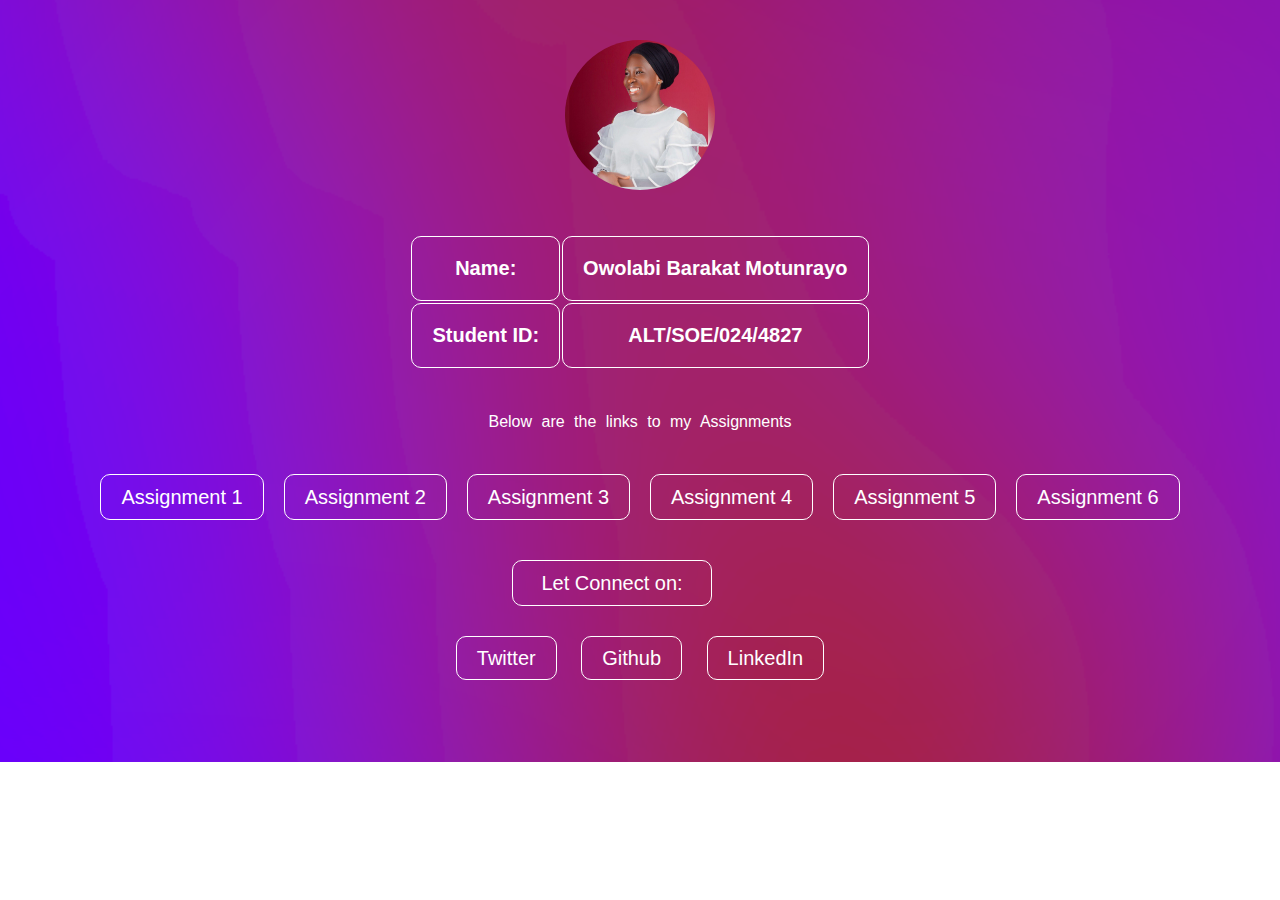
<file: Index.html>
<!DOCTYPE html>
<html lang="en">
<head>
    <meta charset="UTF-8">
    <meta name="viewport" content="width=device-width, initial-scale=1.0">
    <title>CSS ASSIGNMENT LINK</title>
    <link rel="stylesheet" href="./style.css">
</head>
<body>
    <img src="./image/Barakat portrait.jpg">
    <table>
        <tr>
            <td>Name:</td>
            <td>Owolabi Barakat Motunrayo</td>
        </tr>
        <tr>
            <td>Student ID:</td>
            <td>ALT/SOE/024/4827</td>
    </table>
    <P>Below are the links to my Assignments</P>
    <nav>
        <a href="./Assignment 1/">Assignment 1</a>
        <a href="./Assignment 2/">Assignment 2</a>
        <a href="./Assignment 3/">Assignment 3</a>
        <a href="./Assignment 4/">Assignment 4</a>
        <a href="./Assignment 5/">Assignment 5</a>
        <a href="./Assignment 6/">Assignment 6</a>
    </nav>
    <h4> Let Connect on:
    </h4>
    <a href="https://x.com/thelady_moh?s=21">Twitter</a>
        <a href="https://github.com/Motunz">Github</a>
        <a href="https://www.linkedin.com/in/owolabi-barakat">LinkedIn</a>
</body>
</html>
</file>
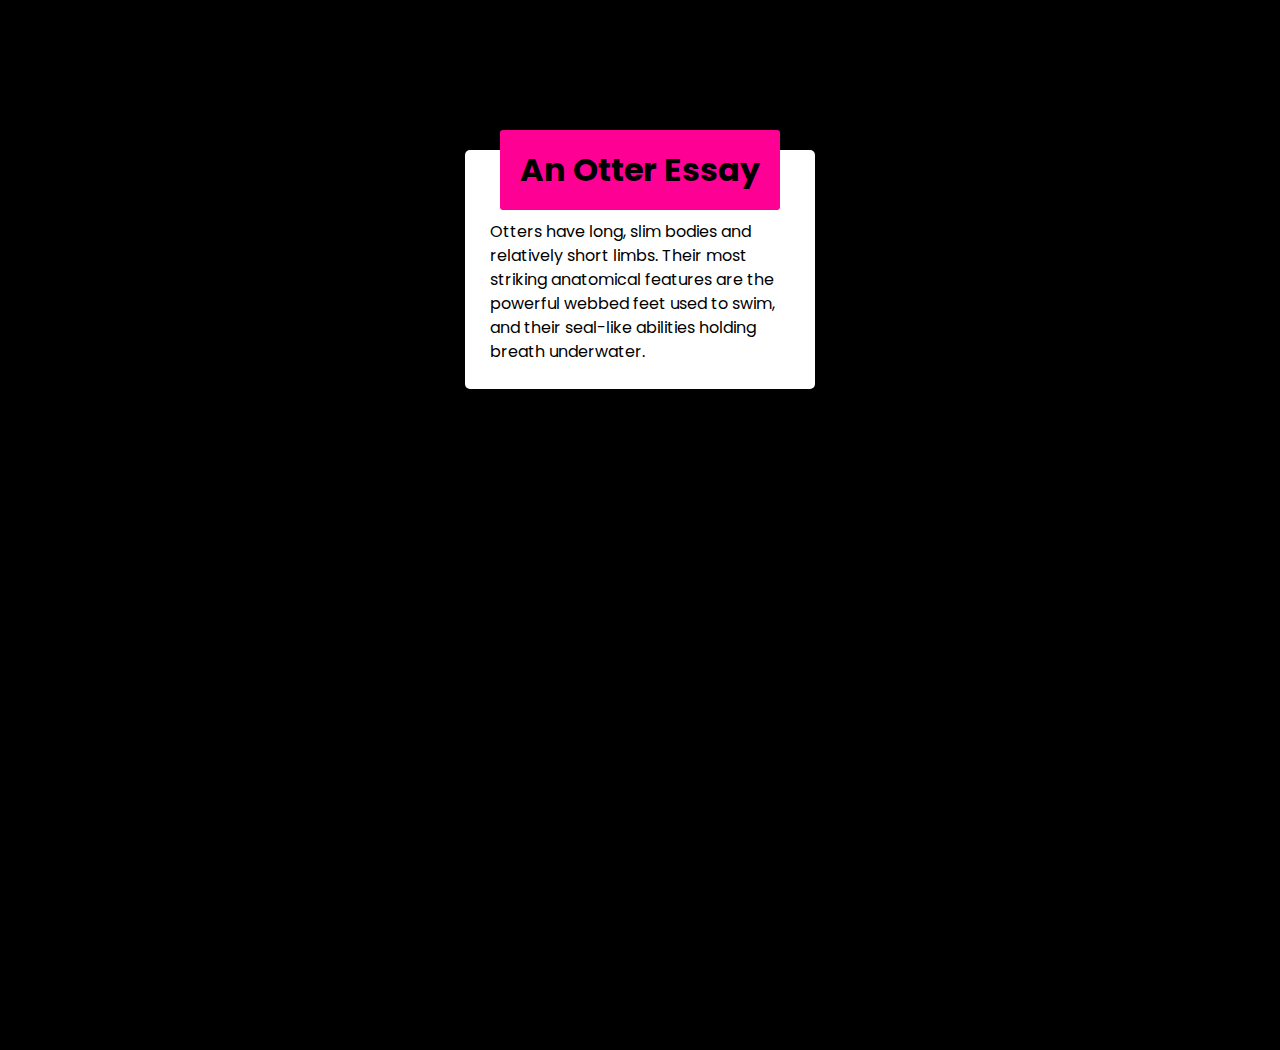
<file: Assignment 1/index.html>
<!DOCTYPE html>
<html lang="en">
<head>
    <meta charset="UTF-8">
    <meta name="viewport" content="width=device-width, initial-scale=1.0">
    <title>Otter Essay</title>
    <link rel="stylesheet" href="./style.css">
    <style>
        @import url('https://fonts.googleapis.com/css2?family=Poppins:ital,wght@0,100;0,200;0,300;0,400;0,500;0,600;0,700;0,800;0,900;1,100;1,200;1,300;1,400;1,500;1,600;1,700;1,800;1,900&family=Roboto:ital,wght@0,100;0,300;0,400;0,500;0,700;0,900;1,100;1,300;1,400;1,500;1,700;1,900&display=swap');
        </style>
</head>
<body>
    <div class="container">
        <header> 
            <h1>An Otter Essay</h1>
        </header>
    
        <main class="sentenc">
            <p>
                Otters have long, slim bodies and relatively short limbs. 
                Their most striking anatomical features are the powerful webbed feet 
                used to swim, and their seal-like abilities holding breath underwater.
            </p>
        </main>
    </div>
    
    
</body>
</html>
</file>
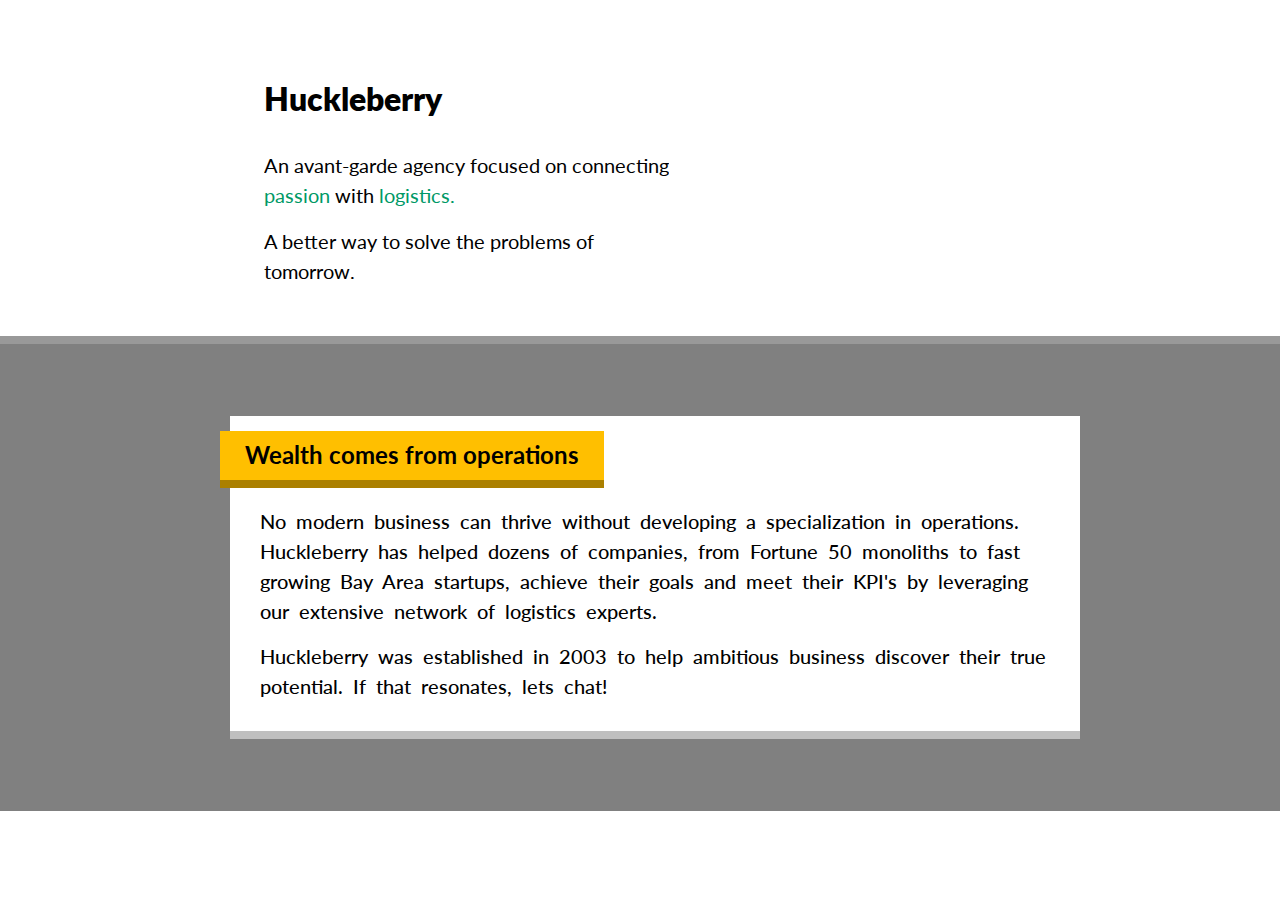
<file: Assignment 2/Index.html>
<!DOCTYPE html>
<html lang="en">
<head>
    <meta charset="UTF-8">
    <meta name="viewport" content="width=device-width, initial-scale=1.0">
    <title>Huckleberry</title>
    <link rel="stylesheet" href="./style.css">
    <link rel="preconnect" href="https://fonts.googleapis.com">
<link rel="preconnect" href="https://fonts.gstatic.com" crossorigin>
<link href="https://fonts.googleapis.com/css2?family=Lato:ital,wght@0,100;0,300;0,400;0,700;0,900;1,100;1,300;1,400;1,700;1,900&display=swap" rel="stylesheet">
</head>
<body>
    <header>
            <h2 class="first-h">Huckleberry</h2>
            <p class="first-p">
                An avant-garde agency focused on connecting 
                <span id="bd1">passion</span> with <span id="bd2">logistics.</span>
            </p>
               <p class="second-p">
                A better way to solve the problems of tomorrow.
               </p>
    </header>

    <main class="first-pg">
        <div class="main-p">
            <div class="main-h"><h4>Wealth comes from operations</h4></div>
       <div class="pargra">
        <p class="third-p">No modern business can thrive without developing a specialization in operations.
            Huckleberry has helped dozens of companies, from Fortune 50 monoliths to fast growing Bay Area startups, achieve their goals and meet their
            KPI's by leveraging our extensive network of logistics experts.</p>
           <p class="last-p">Huckleberry was established in 2003 to help ambitious business discover their true potential. If that resonates, lets chat!</p>
       </div>
        </div>
    </main>
    
</body>
</html>
</file>
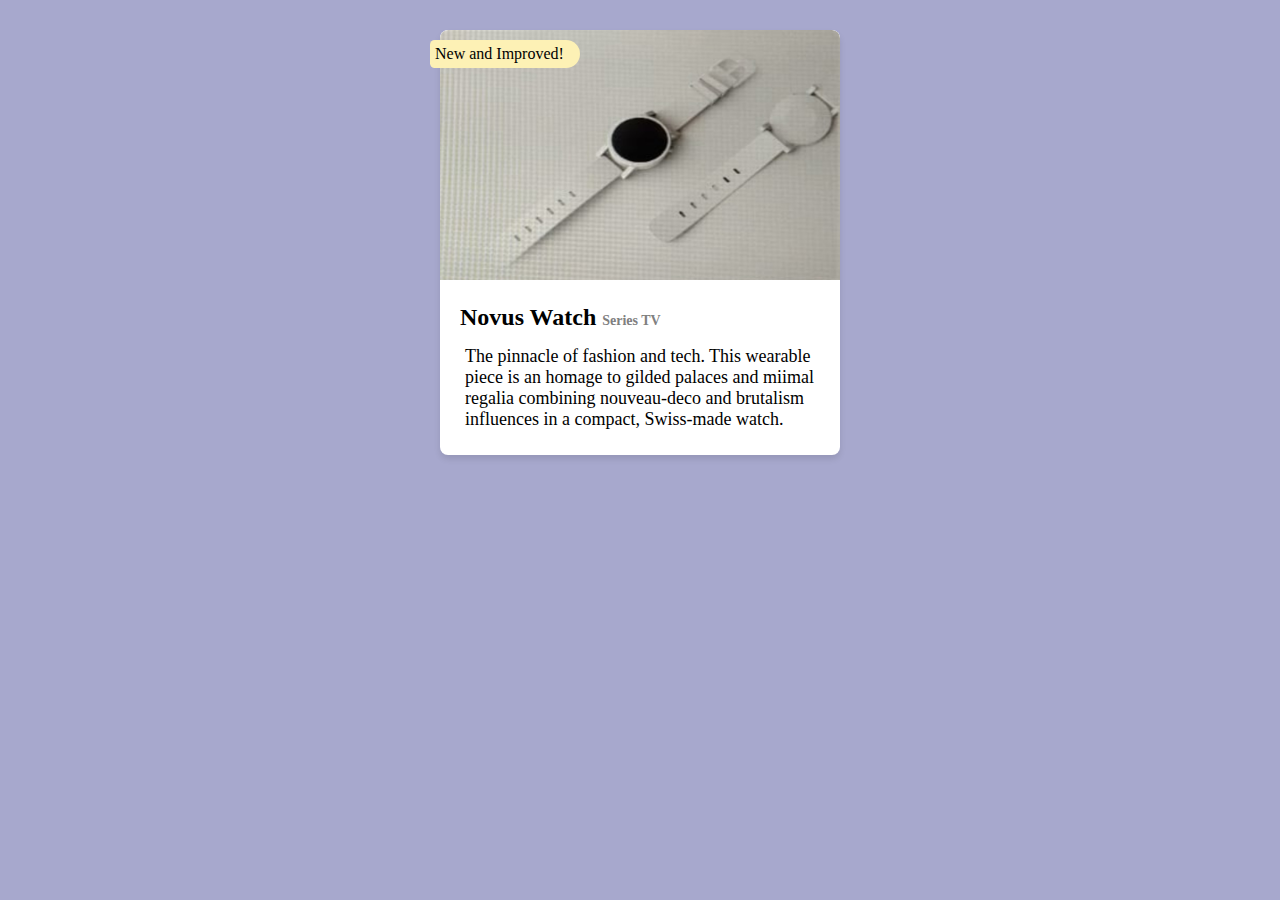
<file: Assignment 3/Index.html>
<!DOCTYPE html>
<html lang="en">
<head>
    <meta charset="UTF-8">
    <meta name="viewport" content="width=device-width, initial-scale=1.0">
    <title>Novus Assignment</title>
    <link rel="stylesheet" href="./style.css">
     </head>
<body>
    <div class="main-container">
        <header >
            <p>New and Improved!</p>
        </header>

        
    <main class="p-container">
        <div><img src="./novuswatch-image.jpg" alt=" Novus Watch Image"></div>
        <div class="container">
            <h2 class="p-head">Novus Watch <span> Series TV</span></h2>
        <p class="main-p">
            The pinnacle of fashion and tech. This wearable
            piece is an homage to gilded palaces and miimal regalia combining
            nouveau-deco and brutalism influences in a compact, Swiss-made watch.
        </p>
        </div>
    </main>
    </div>
    
</body>
</html>
</file>
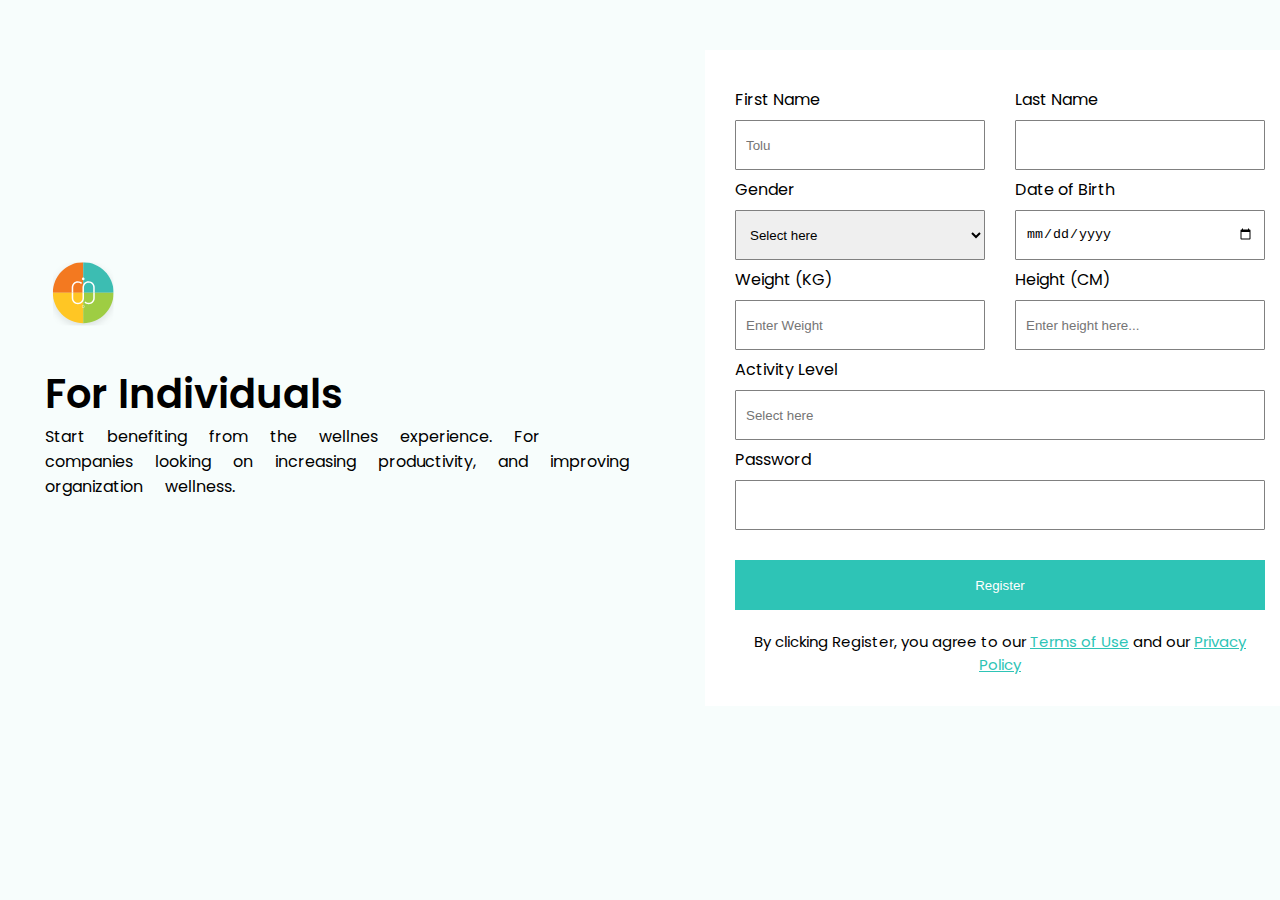
<file: Assignment 4/Index.html>
<!DOCTYPE html>
<html lang="en">
<head>
    <meta charset="UTF-8">
    <meta name="viewport" content="width=device-width, initial-scale=1.0">
    <title>Assignment4</title>
    <link rel="stylesheet" href="./style.css">
    <link rel="preconnect" href="https://fonts.googleapis.com">
<link rel="preconnect" href="https://fonts.gstatic.com" crossorigin>
<link href="https://fonts.googleapis.com/css2?family=Fraunces:ital,opsz,wght@0,9..144,100..900;1,9..144,100..900&family=Poppins:ital,wght@0,100;0,200;0,300;0,400;0,500;0,600;0,700;0,800;0,900;1,100;1,200;1,300;1,400;1,500;1,600;1,700;1,800;1,900&display=swap" rel="stylesheet">
</head>
<body>
    <div class="container">
        <div class="logo-container">
            <img src="./Logo.svg" alt="Our Logo">
            <h2>For Individuals</h2>
            <p class="first-p"> Start benefiting from the wellnes experience. 
                For companies looking on increasing productivity, and improving organization wellness. 
            </p>
        </div>
        <div class="form-container">
                <div class="div-container">
                    <div>
                        <label for="first-name">First Name</label>
                    <input type="text" id="first-name" placeholder="Tolu">
                    </div>
                    <div>
                        <label for="last-name">Last Name</label>
                    <input type="text" id="last-name">  
                    </div>
                </div>
                <div class="div-container">
                    <div>
                        <label for="Gender">Gender</label>
                <select > 
                 <option value="Select here">Select here</option>
                 <option value="male">Male</option>
                 <option value="female">Female</option>
                </select>
                    </div>
                <div>
                    <label for="date-of-birth">Date of Birth</label>
                <input type="date" id="date-of-birth"> 
                </div>
                </div>
                <div class="div-container">
                   <div>
                    <label for="weight">Weight (KG)</label>
                    <input type="text" id="weight" placeholder="Enter Weight"> 
                   </div>
                <div>
                    <label for="height">Height (CM)</label>
                <input type="text" id="height" placeholder="Enter height here...">   
                </div>
                </div>
                   <div class="act">
                    <label for="Activity">Activity Level</label>
                    <input type="text" id="activity-level" placeholder="Select here">
                   </div>
                <div class="act">
                    <label for="password">Password</label>
                <input type="password" id="password">  
                </div>
                
                <button>Register</button>
                <p class="foot">By clicking Register, you agree to our <span>Terms of Use</span>
                and our <span>Privacy Policy</span>
                </p>
            </div>       
    </div>
</body>
</html>
</file>
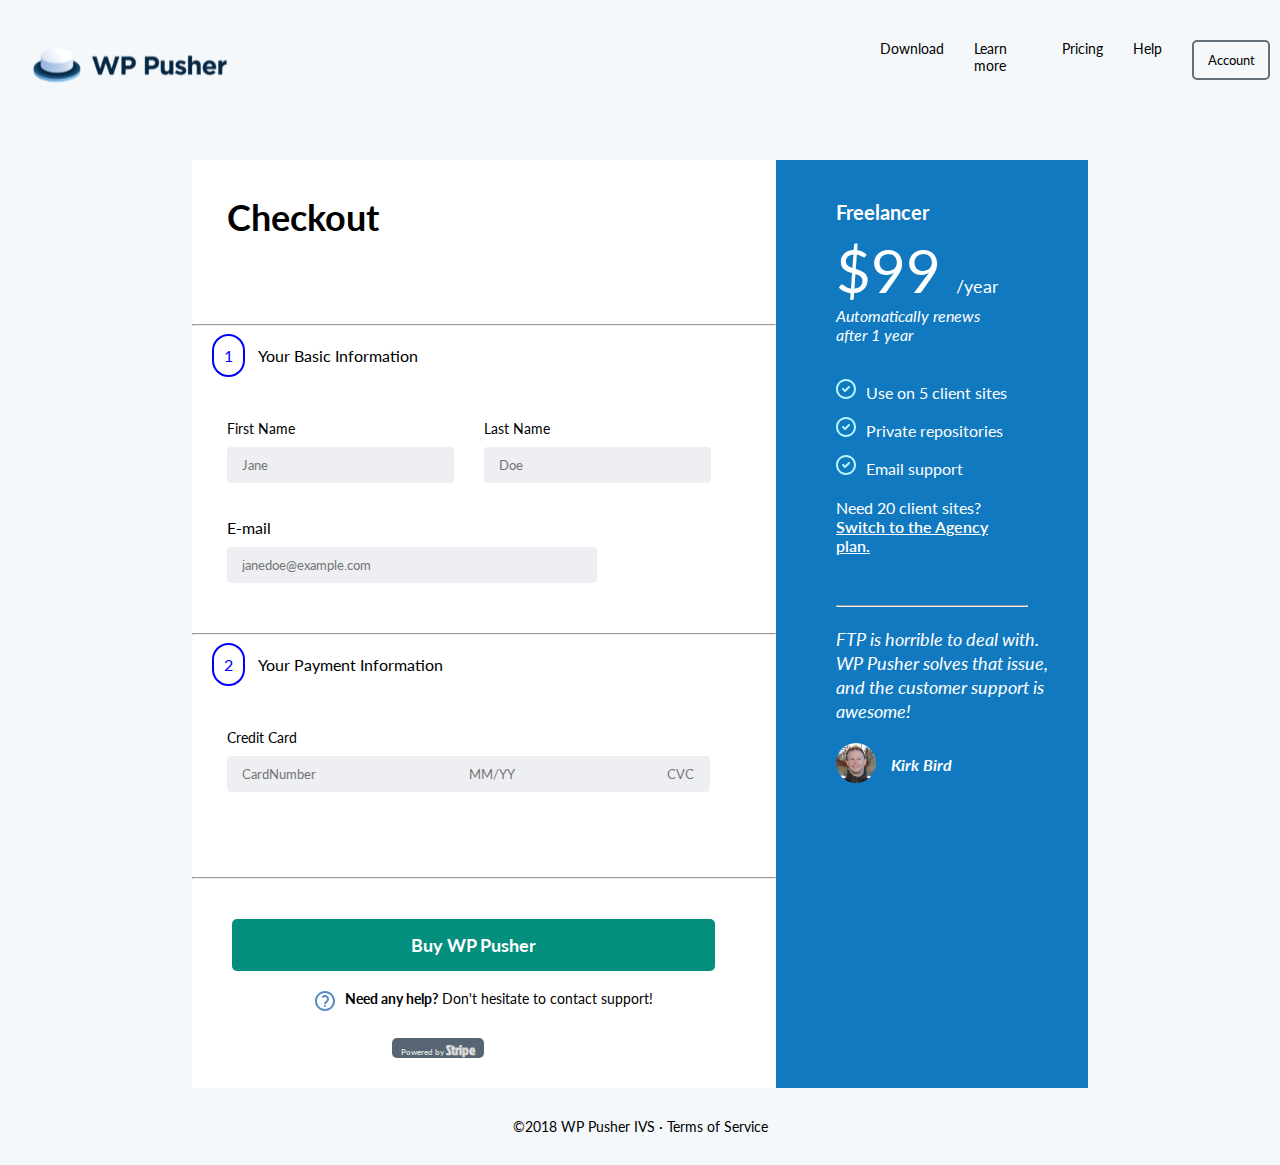
<file: Assignment 5/Index.html>
<!DOCTYPE html>
<html lang="en">
<head>
    <meta charset="UTF-8">
    <meta name="viewport" content="width=device-width, initial-scale=1.0">
    <title>WP-Pusher</title>
    <link rel="stylesheet" href="./style.css">
    <link rel="preconnect" href="https://fonts.googleapis.com">
    <link rel="preconnect" href="https://fonts.gstatic.com" crossorigin>
    <link href="https://fonts.googleapis.com/css2?family=Fraunces:ital,opsz,wght@0,9..144,100..900;1,9..144,100..900&family=Lato:ital,wght@0,100;0,300;0,400;0,700;0,900;1,100;1,300;1,400;1,700;1,900&family=Poppins:ital,wght@0,100;0,200;0,300;0,400;0,500;0,600;0,700;0,800;0,900;1,100;1,200;1,300;1,400;1,500;1,600;1,700;1,800;1,900&display=swap" rel="stylesheet">
    <link rel="preconnect" href="https://fonts.googleapis.com">
    <link rel="preconnect" href="https://fonts.gstatic.com" crossorigin>
    <link href="https://fonts.googleapis.com/css2?family=Fraunces:ital,opsz,wght@0,9..144,100..900;1,9..144,100..900&family=Inter:ital,opsz,wght@0,14..32,100..900;1,14..32,100..900&family=Jockey+One&family=Lato:ital,wght@0,100;0,300;0,400;0,700;0,900;1,100;1,300;1,400;1,700;1,900&family=Poppins:ital,wght@0,100;0,200;0,300;0,400;0,500;0,600;0,700;0,800;0,900;1,100;1,200;1,300;1,400;1,500;1,600;1,700;1,800;1,900&display=swap" rel="stylesheet">
</head>
<body>
    <div class="main-container">
      <div class="img-container">
        <img src="./wppusher-logo copy.svg" alt="Our Logo">
        <nav>
         <a>Download</a> 
         <a> Learn more</a> 
         <a> Pricing</a> 
         <a> Help</a> 
         <button>Account</button>
        </nav>
    </div> 
    <div class="para-cont">
     <div class="basic-cont">
        <h2>Checkout</h2>
        <hr>
        <div>
            <p class="first-p"><span>1</span> Your Basic Information</p>   
            <div class="mainform-cont">
                <div class="form-cont">
                    <label for="first name">First Name</label>
                <input type="text" id="first-name" placeholder="Jane" >
                </div>
    
                <div class="form-cont">
                    <label for="last name">Last Name</label>
                <input type="text" id="last-name" placeholder="Doe" >
                </div>
            </div>
            <div class="mainform-cont1">
                <div class="email-cont">
                    <label for="e-mail">E-mail</label>
                <input type="email" id="e-mail" placeholder="janedoe@example.com" >
                 </div>
            </div>
            
            
        </div>
        <hr>   
        <div>
            <p class="first-p"><span>2</span> Your Payment Information</p>
    
            <div class="mainform-cont">
                <div class="card-cont">
                    <label for="credit card">Credit Card</label>
                    <input type="number" type="date" id="credit-card" placeholder="CardNumber MM/YY CVC" >   
                </div>
            </div>
        </div>
        <hr>
        <button>Buy WP Pusher</button>
        <p class="help-p"> <img src="./Mask.svg"><span>Need any help?</span> Don't hesitate to contact support!</p>
      <p class="power-p">Powered by <span>Stripe</span></p>
    </div>

    <div class="free-cont">
        <h2>Freelancer</h2>
        <p class="price">$99 <span>/year</span></p>
        <p class="price-p">Automatically renews after 1 year</p>
        <ul>
            <li> <img src="./Combined Shape.svg">Use on 5 client sites</li>
            <li> <img src="./Combined Shape.svg">Private repositories</li>
            <li> <img src="./Combined Shape.svg">Email support</li>
        </ul>
        <p class="free-p">Need 20 client sites?
           <a href="">Switch to the Agency plan.</a> 
        </p>
        <hr class="lastp-hr">
        <div class="last-p">
            <p>FTP is horrible to deal with. <span>WP Pusher</span> solves that issue, and the customer support is awesome!</p>
        <div class="lastp-img">
            <img src="./Kirk.png" alt="CEO">
        <h4>Kirk Bird</h4>
        </div>
    </div>
    </div>
    </div>
    <footer>&copy;2018 WP Pusher IVS  ·  Terms of Service</footer>
</div>
</body>
</html>
</file>
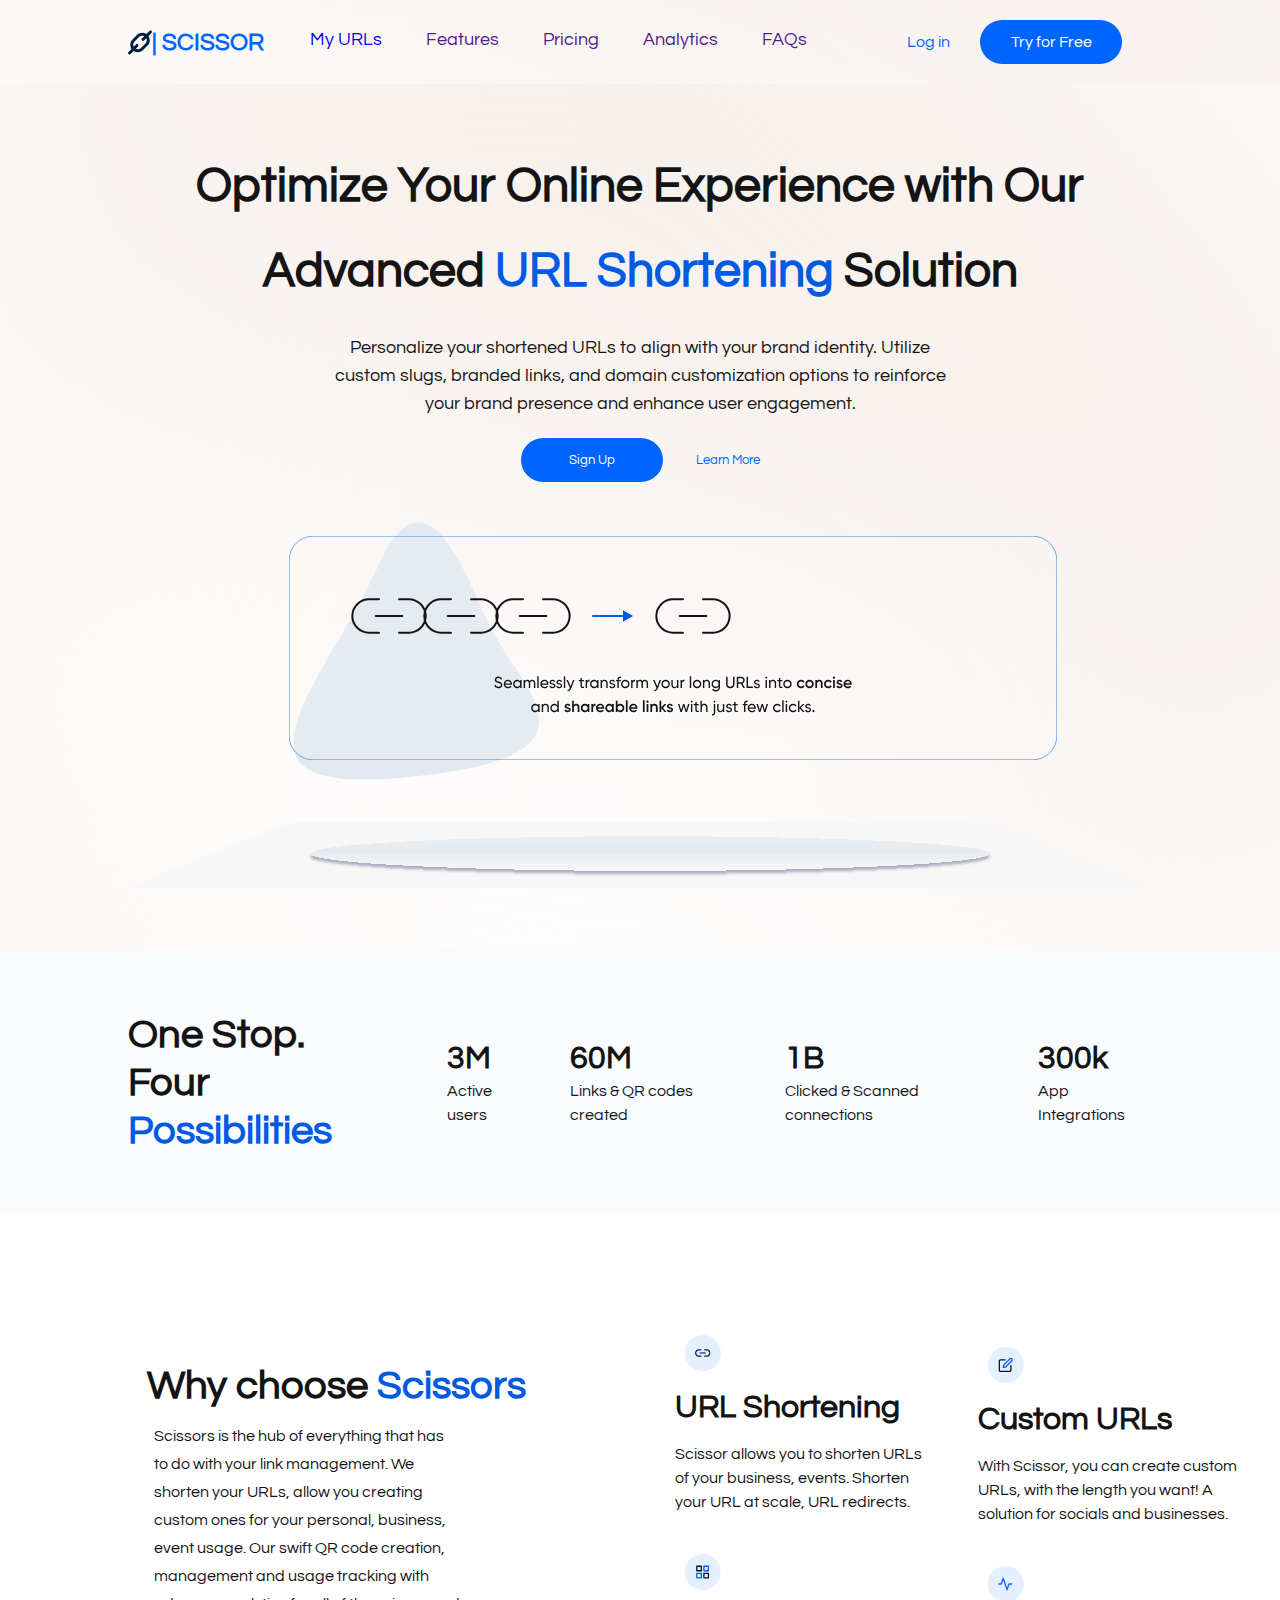
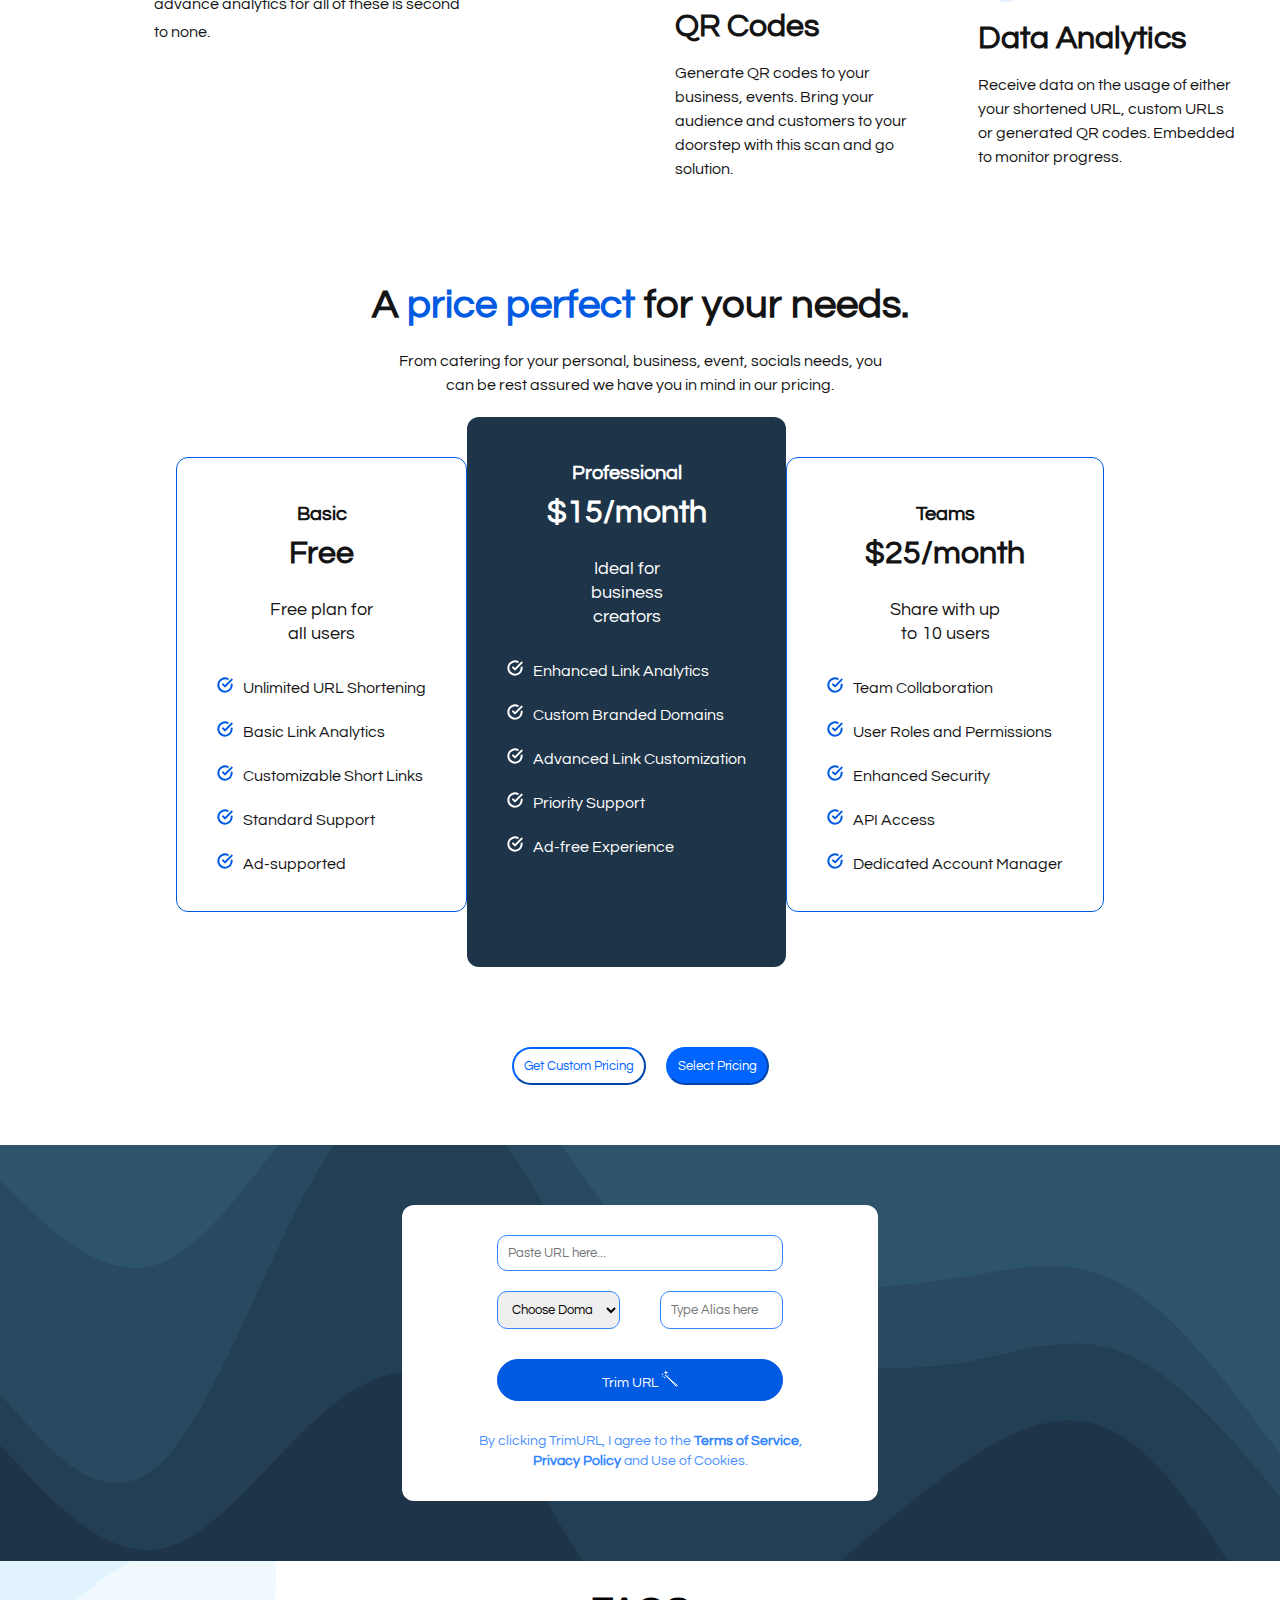
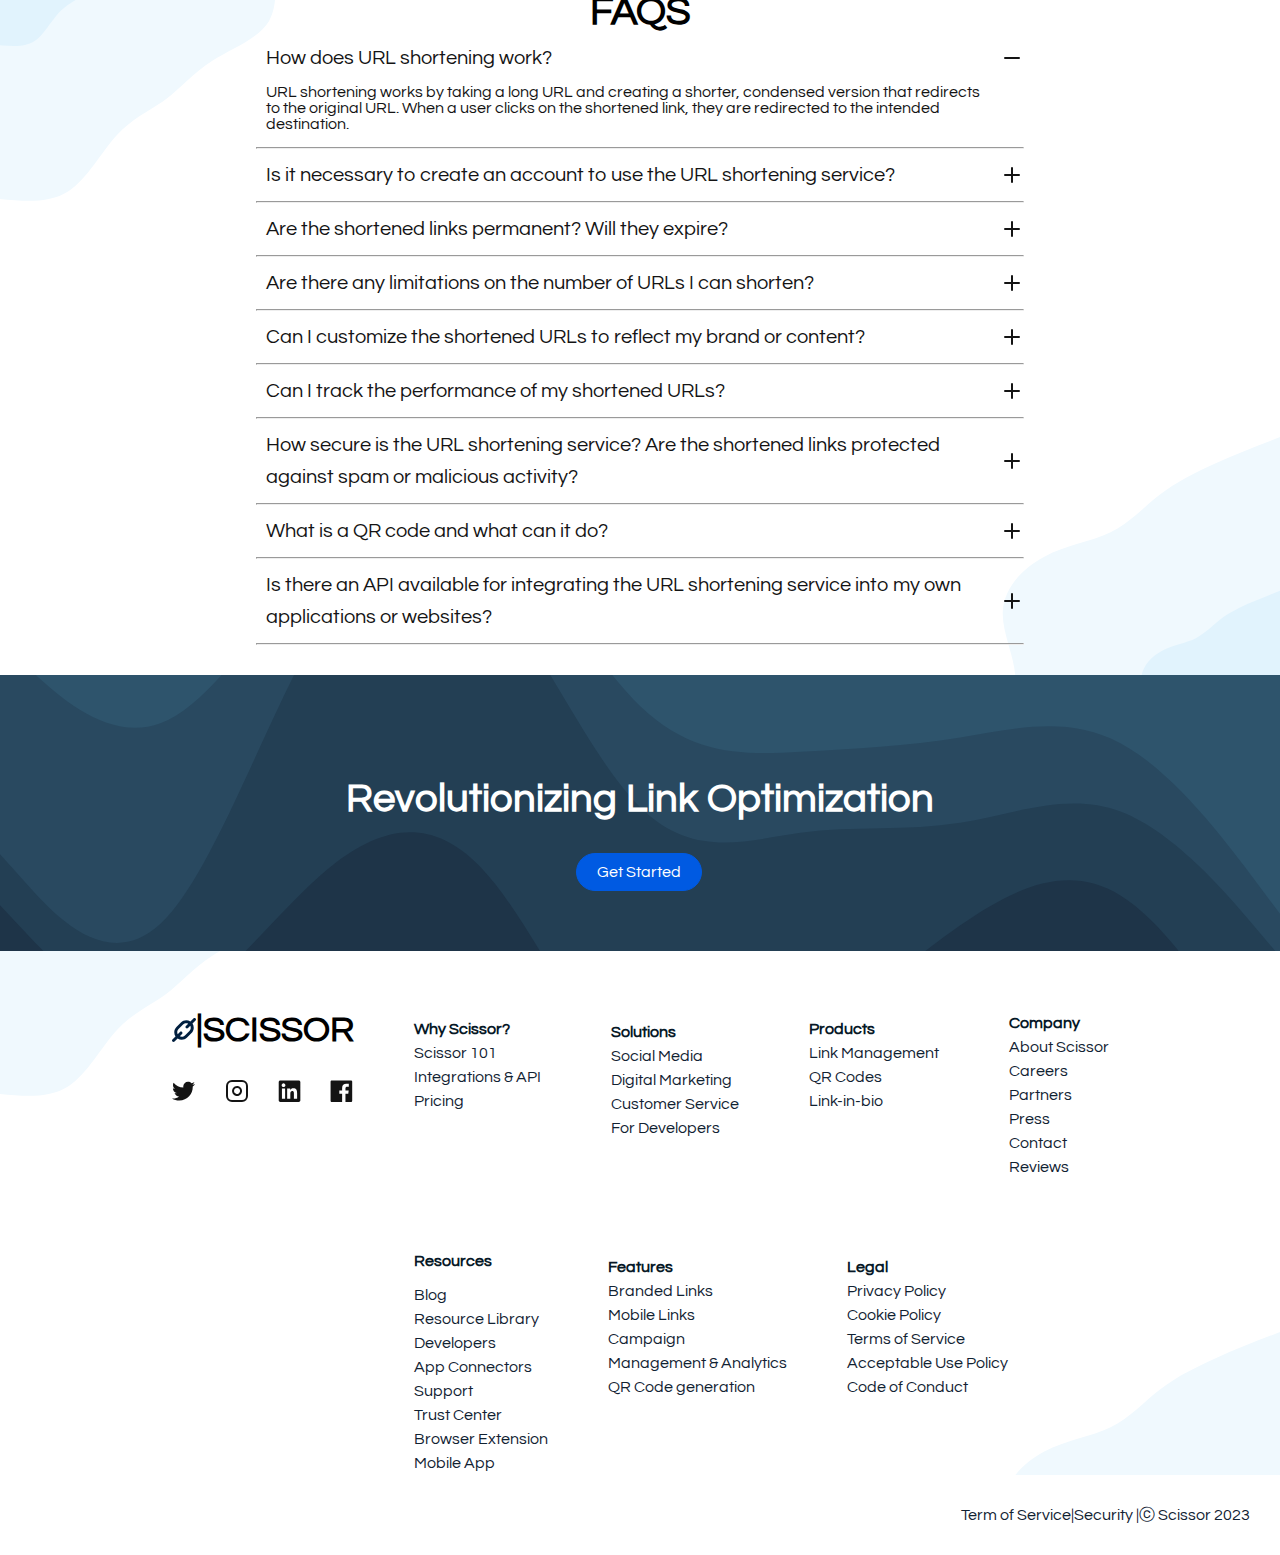
<file: Assignment 6/index.html>
<!DOCTYPE html>
<html lang="en">
<head>
    <meta charset="UTF-8">
    <meta name="viewport" content="width=device-width, initial-scale=1.0">
    <title>Assignment 6</title>
    <link rel="stylesheet" href="./style.css">
    <link rel="preconnect" href="https://fonts.googleapis.com">
<link rel="preconnect" href="https://fonts.gstatic.com" crossorigin>
<link href="https://fonts.googleapis.com/css2?family=Questrial&display=swap" rel="stylesheet">
</head>
<body>
    <header>
        <div class="logo"><img src="./Asset/Scissor Logo.svg"><p>| SCISSOR</p></div>
        <nav>
            <div class="nav-links">
                <a href="#">My URLs</a>
                <a href="">Features</a>
                <a href="">Pricing</a>
                <a href="">Analytics</a>
                <a href="">FAQs</a>
            </div>
            <div class="nav-but">
                <button class="login">Log in</button>
                <button class="signup">Try for Free</button>
            </div>
        </nav>
    </header>

    <section class="hero">
        <h1>Optimize Your Online Experience with Our
            Advanced <span class="bold-h">URL Shortening</span> Solution</h1>
        <p>Personalize your shortened URLs to align with your brand identity. Utilize custom slugs, branded links, and domain customization options to reinforce your brand presence and enhance user engagement.</p>
       <div class="hero-but">
       <button class="but1">Sign Up</button>
       <button class="but2">Learn More</button>
       </div>
        <img class="hero-img1" src="./Asset/Section Image.svg" alt="URL Shortening"> 
       <img class="hero-img2" src="./Asset/Section Image 2.svg">
      </section>

    <section class="features">
        <div class="features-flex">
            <h1 class="stop">One Stop. <br> Four <span>Possibilities</span></h1>
            <div class="small-tab">
                <h1>3M</h1>
                <p>Active users</p>
            </div>
            <div class="small-tab">
                <h1>60M</h1>
                <p>Links & QR codes created</p>
            </div>
            <div class="small-tab">
                <h1>1B</h1>
                <p>Clicked & Scanned connections</p>
            </div>
            <div class="small-tab">
                <h1>300k</h1>
                <p>App Integrations</p>
            </div>
        </div>
    </section>

    <section class="scissors">
        <div class="why-sec">
            <h1>Why choose <span>Scissors</span></h1>
            <p>Scissors is the hub of everything that has to do with your link management. We shorten your URLs, allow you creating custom ones for your personal, business, event usage. Our swift QR code creation, management and usage tracking with advance analytics for all of these is second to none. </p>
        </div>
        <div class="url-tab">
            <div class="first-tab">
            <div class="shortening">
                <img src="./Asset/Link Image.svg">
                <h2>URL Shortening</h2>
                <p>Scissor allows you to shorten URLs of your business, events. Shorten your URL at scale, URL redirects.</p>
            </div>
            <div class="qr-code">
                <img src="./Asset/QR Codes.svg">
                <h2>QR Codes</h2>
                <p>Generate QR codes to your business, events. Bring your audience and customers to your doorstep with this scan and go solution.</p>
                </div>
            </div>

            <div class="second-tab">
                <div class="custom">
                    <img src="./Asset/Custom URL.svg">
                    <h2>Custom URLs</h2>
                    <p>With Scissor, you can create custom URLs, with the length you want! A solution for socials and businesses.</p>
                </div>
                <div class="Analytic">
                    <img src="./Asset/Data Image.svg">
                    <h2>Data Analytics</h2>
                    <p>Receive data on the usage of either your shortened URL, custom URLs or generated QR codes. Embedded to monitor progress.</p>
                </div>
                </div>
        </div>
    </section>

    <section class="Pricing">
        <h2> A <span class="price-higlight">price perfect</span> for your needs.</h2>
        <p>From catering for your personal, business, event, socials needs, you can be rest assured we have you in mind in our pricing.</p>
       <div class="price-card">
        <div class="basic">
            <h4>Basic</h4>
            <h2>Free</h2>
            <p>Free plan for all users</p>
            <ul>
                <li><span><img src="./Asset/check-circle.svg"></span>Unlimited URL Shortening</li>
                <li><span><img src="./Asset/check-circle.svg"></span>Basic Link Analytics</li>
                <li><span><img src="./Asset/check-circle.svg"></span>Customizable Short Links</li>
                <li><span><img src="./Asset/check-circle.svg"></span>Standard Support</li>
                <li><span><img src="./Asset/check-circle.svg"></span>Ad-supported</li>
            </ul>
        </div>
        <div class="professional">
            <h4>Professional</h4>
            <h2>$15/month</h2>
            <p>Ideal for business creators</p>
            <ul>
                <li><span><img src="./Asset/check-circle professional.svg"></span>Enhanced Link Analytics</li>
                <li><span><img src="./Asset/check-circle professional.svg"></span>Custom Branded Domains</li>
                <li><span><img src="./Asset/check-circle professional.svg"></span>Advanced Link Customization</li>
                <li><span><img src="./Asset/check-circle professional.svg"></span>Priority Support</li>
                <li><span><img src="./Asset/check-circle professional.svg"></span>Ad-free Experience</li>
            </ul>
        </div>
        <div class="teams">
            <h4>Teams</h4>
            <h2>$25/month</h2>
            <p>Share with up to 10 users</p>
            <ul>
                <li><span><img src="./Asset/check-circle.svg"></span>Team Collaboration</li>
                <li><span><img src="./Asset/check-circle.svg"></span>User Roles and Permissions</li>
                <li><span><img src="./Asset/check-circle.svg"></span>Enhanced Security</li>
                <li><span><img src="./Asset/check-circle.svg"></span>API Access</li>
                <li><span><img src="./Asset/check-circle.svg"></span>Dedicated Account Manager</li>
            </ul>
        </div>
       </div>
       <div class="price-button"><button class="custom-p">Get Custom Pricing</button>
        <button class="select-p">Select Pricing</button>
    </div>
    </section>

    <section class="form-section">
        <div class="form-container" >
        <div class="form">
            <label for="pasteurl"></label>
            <input type="text" id="pasteurl" placeholder="Paste URL here...">
            <div class="form-alias">
            <select id="choose-domain">
             <option Value="choose domain">Choose Domain</option>
            </select>
            <label for="typealiashere"></label>
            <input type="text" id="typealiashere" placeholder="Type Alias here">
            </div>
        </div>  
            <button>Trim URL <img src="./Asset/magic wand.svg"></button>
            <p>By clicking TrimURL, I agree to the <span>Terms of Service</span>, <span>Privacy Policy</span> and Use of Cookies.</p>
        </div>
        </section>

    <section class="Faqs">
       <h1>FAQS</h1>
       <div class="first-faq">
        <P>How does URL shortening work?</P>
        <img src="./Asset/minus.svg">
        </div>
        <h6 class="urlshort">URL shortening works by taking a long URL and creating a shorter, condensed version that redirects to the original URL. When a user clicks on the shortened link, they are redirected to the intended destination.</h6>
       <hr>
       <div class="first-faq"><p>Is it necessary to create an account to use the URL shortening service?</p>
        <img src="./Asset/plus.svg">
    </div>
     <hr>
     <div class="first-faq">
        <p>Are the shortened links permanent? Will they expire?</p>
        <img src="./Asset/plus.svg">
     </div>
     <hr>
     <div class="first-faq">
        <p>Are there any limitations on the number of URLs I can shorten?</p>
        <img src="./Asset/plus.svg">
     </div>
     <hr>
     <div class="first-faq">
        <p>Can I customize the shortened URLs to reflect my brand or content?</p>
        <img src="./Asset/plus.svg">
     </div>
     <hr>
     <div class="first-faq">
        <p>Can I track the performance of my shortened URLs?</p>
        <img src="./Asset/plus.svg">
     </div>
     <hr>
     <div class="first-faq">
        <p>How secure is the URL shortening service? Are the shortened links protected against spam or malicious activity?</p>
        <img src="./Asset/plus.svg">
     </div>
     <hr>
     <div class="first-faq">
        <p>What is a QR code and what can it do?</p>
        <img src="./Asset/plus.svg">
     </div>
     <hr>
     <div class="first-faq">
        <p>Is there an API available for integrating the URL shortening service into my own applications or websites?</p>
        <img src="./Asset/plus.svg">
    </div>
    <hr>
</section>

<section class="getstarted">
    <h3>Revolutionizing Link Optimization</h3>
    <button>Get Started</button>
</section>

<section class="last-pg">
<div class="socials">
<div class="social-sci">
<img src="./Asset/Scissor Logo.svg">
<h2>|SCISSOR</h2>
</div>
<div class="social-logo">
<img src="./Asset/Twitter-logo.svg" alt="Twitter">
<img src="./Asset/Instagram Logo.svg" alt="Instagram">
<img src="./Asset/Linkedln Logo.svg" alt="Linkedln">
<img src="./Asset/Facebook Logo.svg" alt="Facebook">
</div>
</div>
<div class="scissor-tab">
    <div class="scissor-tab1">
        <div class="why">
            <h4>Why Scissor?</h4>
            <p>Scissor 101</p>
            <p>Integrations & API</p>
            <p>Pricing</p>
        </div>
        <div class="solution">
            <h4>Solutions</h4>
            <p>Social Media</p>
            <p>Digital Marketing</p>
            <p>Customer Service</p>
            <p>For Developers</p>
        </div>
        <div class="product">
            <h4>Products</h4>
            <p>Link Management</p>
            <p>QR Codes</p>
            <p>Link-in-bio</p>
        </div>
        <div class="company">
            <h4>Company</h4>
            <p>About Scissor</p>
            <p>Careers</p>
            <p>Partners</p>
            <p>Press</p>
            <p>Contact</p>
            <p>Reviews</p>
        </div>
    </div>
    <div class="scissor-tab2">
    <div class="resources">
        <h4>Resources</h4>
        <p>Blog</p>
        <p>Resource Library</p>
        <p>Developers</p>
        <p>App Connectors</p>
        <p>Support</p>
        <p>Trust Center</p>
        <p>Browser Extension</p>
        <p>Mobile App</p>
    </div>
    <div class="feat">
        <h4>Features</h4>
        <p>Branded Links</p>
        <p>Mobile Links</p>
        <p> Campaign</p>
        <p>Management & Analytics</p>
        <p>QR Code generation</p>
    </div>

    <div class="legal">
        <h4>Legal</h4>
        <p>Privacy Policy</p>
        <p>Cookie Policy</p>
        <p>Terms of Service</p>
        <p>Acceptable Use Policy</p>
        <p>Code of Conduct</p>
    </div>
   </div>
</div>
</section>
<footer><p>Term of Service|</p>
    <p>Security |</p>
    <p>ⓒ Scissor 2023</p>
    </footer>
</body>
</html>
</file>
<file: style.css>
*{
    margin: 0;
    padding: 0;
    box-sizing: border-box;
}

body{
    font-family: sans-serif;
    background: url('./image/blurry-gradient.svg') no-repeat center center/cover;
   text-align: center;
}
img{
    width: 150px;
    height: 150px;
    margin-top: 40px;
    border-radius: 100px;
    border: 1px solid none;
}
/*
h1{
    color: #fff;
    margin-top: 60px;
    font-size: 42px;
    line-height: 34px;
    font-weight: 900;
}


    */
    h4{
        color: #fff;
        margin-top: 40px;
        font-size: 20px;
        line-height: 24px;
        font-weight: 400;
        border: 1px solid white;
        border-radius: 10px;
        width: 200px;
        margin: 40px 40%;
        padding: 10px;
    }
    table{
        margin-top: 40px;
        border-collapse: separate;
        color: #fff;
        text-align: center;
        display: flex;
        align-items: center;
        justify-content: center;
    }
    td{
        border: 1px solid #fff;
        padding: 20px;
        border-radius: 10px;
        font-size: 20px;
        font-weight: 900;
    }
p{
    color: #fff;
    margin-top: 40px;
    font-size: 16px;
    line-height: 24px;
    word-spacing: 5px;
}

nav{
    display: flex;
    justify-content: center;
    margin-top: 40px;
    color: #fff;
    text-align: center;
    align-items: center;
}
a{
    text-decoration: none;
    color: #fff;
    margin: 0 10px;
    font-size: 20px;
    line-height: 24px;
    font-weight: 400;
    border: 1px solid #fff;
    border-radius: 10px;
    padding: 10px 20px;
}

/*media query*/
@media screen and (max-width: 768px) {
    h1{
        font-size: 38px;
        line-height: 42px;
        padding-left: 10px;
    }

    nav{
        display: block;
        line-height: 48px;
        margin: 20px 0;
    }

    a{
        margin: 10px 0; 
        display: block;
        width: auto;
    }
    td{
        padding: 10px;
        font-size: 16px;
    }

    table{
        width:70%; 
    margin: 40px 15%;  }
    h4{
        width: 60%;
        margin: 40px 20%;
    }
        
}
</file>
<file: Assignment 1/style.css>
*{
    box-sizing: border-box;
    margin: 0;
    padding: 0;

}

body{
    background-color: black;
    font-family: Poppins;
    height: 100vh;
    width: 80vw;
    margin: auto;
}


.container{
    background-color: white;
    width: 350px;
    position: relative;
    border-radius: 5px;
    margin: auto;
    margin-top: 150px;
}

header{
    background-color:#FF0095 ;
    width: 280px; 
    position: absolute;
    top: -20px;
    left: 50%;
    padding: 1rem;
    transform: translateX(-50%);
    text-align: center;
    border-radius: 3px;
}

.sentenc{
   padding: 25px;
   padding-top: 70px;
   line-height: 1.5rem;
   font-size: 16px;  

}
</file>
<file: Assignment 2/style.css>
*{
    font-family: lato;
    margin: 0;
    padding: 0;
    box-sizing: border-box;  
}

body{
    height: 100%;
}

/* Header Style */
header{
    padding: 80px 264px 50px;
}

.first-h{
    font-size: 32px;
    font-weight: 800;
    line-height: 38.4px;
}

.first-p{
    font-size: 20px;
    line-height: 30px;
    font-weight: 400;
    margin-top: 2rem;
    width: 415px;
    height: 60px;
}

.second-p{
    font-size: 20px;
    line-height: 30px;
    font-weight: 400;
    margin-top: 1rem;
    width: 350px;
    height: 60px;


}
#bd1{
    color: #009966;
}
#bd2{
    color: #009966;
}

/* Main Style */
.first-pg{
    background-color: grey;
    /*height: 450px;*/
    padding: 72px 230px;
    border-top: 8px outset hsl(0, 0%, 60%);
}

.main-p{
    background-color: white;
    /*
    height: 312px;*/
    padding: 80px 0px 0px 20px;
    position: relative;
    border-bottom: 8px #00000040 outset;
    width: 850px;
}

.main-h{
    background-color: #FFBF00;
    font-size: 24px;
    font-weight: 800;
    border-bottom: 8px outset;
    border-color:  #FFBF00;
    line-height: 28.8px;
    position: absolute;
  top: 15px;
  left: -10px;
  padding: 10px 25px;
}

.pargra{
    padding: 10px;
    word-spacing: 5px;
}
.third-p{
    font-size: 20px;
    line-height: 30px;
    font-weight: 500;
    padding-right: 30px;
}
.last-p{
    font-size: 20px;
    line-height: 30px;
    font-weight: 500;
    padding: 15px 20px 20px 0px;
    /*padding: 10px 30px 20px;*/

}

/* Tablet Media Query */

@media screen and (max-width:1024px) {
    .first-pg{
        padding: 60px 0px;
    }
    .main-p{ width: 100%;
        padding: 90px 0px 10px 20px;
    }
header{ padding: 80px 30px 50px;}
.pargra{
    word-spacing: 15px;
}
}


/* Mobile Media Query*/
@media screen and (max-width:768px) {
    .first-p{  width: 315px;      
    }

    .main-h{
        padding: 20px 65px 20px 35px;
  right: 20px;
    }
.third-p{
   padding: 50px 50px 10px 10px;
}
.last-p{
    padding: 20px 50px 10px 10px;
}
}
</file>
<file: Assignment 3/style.css>
*{
    box-sizing: border-box;
    padding: 0;
    margin: 0;
    
}
body{
    display: flex;
    background-color: #A7A8CD;
    justify-content: center;
    align-items: center;
    margin: 20px;
}

.main-container{
    position: relative;
    border-radius: 8px;
    margin: 10px;
}

header{
    position: absolute;
   top: 10px;
   background-color: #fdf1b5;
   padding: 5px;
   width: 150px;
   left: -10px;
   border-radius: 5px 15px 15px 5px;
}
img{
    width: 100%;
    height: auto;
    max-height: 250px;
    border-radius: 8px 8px 0 0;
    
}

.container{
    padding: 20px;
}

main{
    width: 400px;
    background-color: white;
    border-radius: 8px;
    overflow: hidden;
    box-shadow: 0 4px 6px rgba(0, 0, 0, 0.1);
}

span{
    font-size: 14px;
    color: grey;
}
h2{
    margin-bottom: 10px;
}
main p{
    font-size: 18px;
    padding: 5px;
}

/* Media Query for Mobile Screen*/

@media screen and (max-width: 768px){
    body {
        margin: 10px;
        padding: 10px;
    }

    main {
        width: 100%;
        max-width: 100%;
    }

    img {
        height: auto;
        max-height: 200px;
    }

    header {
        width: 120px;
        font-size: 12px;
        left: 5px;
    }

    .container {
        padding: 15px;
    }

    span {
        font-size: 12px;
    }

    h2 {
        font-size: 1.2rem;
    }

    main p {
        font-size: 16px;
    }
}
</file>
<file: Assignment 4/style.css>
*{
    margin: 0;
    padding: 0;
    box-sizing: border-box;
}

body{
    background-color: #F7FDFC;
    font-family: poppins;
    display: flex;
    justify-content: center;
    align-items: center;}

.container{
    display: flex;
    justify-content: center;
    align-items: center;

}

.logo-container{
    padding: 60px;
}

.logo-container img{
    width: 77.33px;
    height: 80px;
    margin-bottom: 20px;
}

h2{
    font-size: 40px;
    font-weight: 600;
}
.first-p{
    font-size: 16px;
    width: 600px;
    word-spacing: 18px;
    
}
.form-container{
    background-color: white;
    padding: 30px;
    margin-top: 50px;
    margin-bottom: 50px;
    
}

.div-container{
    display: flex;
    justify-content: space-between;
    line-height: 40px;
    gap: 30px;
}

.div-container input,
.div-container select{
    display: block;
    width: 250px;
    height: 50px;
    border-radius: 1px;
    border: 1px solid grey;
    padding: 10px;
}

.div-container input:focus,
.div-container select:hover{
    outline: 1.5px solid grey;
}

.act input{
    width: 100%;
    height: 50px;
    border-radius: 1px;
    border: 1px solid grey;
    padding: 10px;
}

.act{
    line-height: 40px;
}

button{
   background-color:#2ec4b6;
   width: 100%;
   height: 50px;
   margin-top: 30px;
   color: white;
   border: 0;
}
.foot{
    margin-top: 20px;
    text-align: center;
    font-size: 15px;
}
.foot span{
    color: #2ec4b6;
    text-decoration: underline;
}

/* Media Query */

/* Tablet View (max-width: 1024px) */
@media screen and (max-width: 1024px) {
    .first-p {
        font-size: 14px;
        width: 500px;
        word-spacing: 12px;
    }

    .div-container {
        flex-direction: column;
        gap: 20px;
    }

    .div-container input,
    .div-container select {
        width: 100%;
    }

    .logo-container {
        padding: 30px;
    }
}

/* Mobile View (max-width: 768px) */
@media screen and (max-width: 768px) {

    .container {
        flex-direction: column;
        padding: 30px;
    }
    h2 {
        font-size: 28px;
        text-align: center;
    }

    .first-p {
        font-size: 12px;
        width: 300px;
        word-spacing: 8px;
        text-align: justify;
    }

    .form-container {
        padding: 20px;
        margin-top: 30px;
        margin-bottom: 30px;
    }

    .div-container input,
    .div-container select {
        width: 100%;
    }

    button {
        height: 45px;
    }

    .foot {
        font-size: 13px;
    }

    .logo-container img {
        width: 60px;
        height: 60px;
    }
}
</file>
<file: Assignment 5/style.css>
*{
    margin: 0;
    padding: 0;
    box-sizing: border-box;
    font-family: Lato;
    
}

body{ 
    justify-content: center;
    align-items: center;
}

hr{
    background-color: #F5F7FA;
    margin-top: 50px;    
}


/* Main container styling */
.main-container{
    background-color: #f5f8fa;
    
}

.img-container{
position: relative;
display: flex;
padding: 0px 10px 30px 30px;
}

 nav{
    padding: 40px 0px 50px 650px;   
    font-size: 14px;
    display: flex;
    justify-content: space-between;
}

nav a{
    padding-right: 30px;
}

nav button{
    width: 91px;
    height: 40px;
    border-radius: 5px;
    border: 2px solid #646E7A;
    background-color: #f5f8fa;   
}

footer{
    padding: 30px;
   text-align: center;
   font-size: 14px;
}

/* Checkout page styling */
.para-cont{
    display: flex; 
    justify-content: center;  
}

.basic-cont{
    background-color: white;
    
}
.basic-cont h2{
    font-size: 36px;
    padding: 35px; 
}
.first-p{
    padding: 20px; 
}

.first-p span{
    border-radius: 40px;
    border: 2px solid blue;
    padding: 10px;
    color: blue;
    margin-right: 10px;
    
}

.basic-cont button{
    background-color: #038E7D;
    width: 483px;
    height: 52px;
    font-size: 18px;
    font-weight: 700;
    color: white;
    border-radius: 5px;
    border: #038E7D;
    margin-top: 40px;
    margin-left: 40px;
}
.mainform-cont{
    display: flex; 
    font-size: 14px;
    padding: 35px;
}

.mainform-cont1{
    padding: 0 35px;
}
.form-cont input{
    display: block;
    width: 227px;
    height: 36px;
    background-color: #EDEFF2;
    margin-right: 30px;
    margin-top: 10px;
    border-radius: 4px;
    border: #EDEFF2;
    padding-left: 15px;
    
}
.email-cont input{
    display: block;
    width: 370px;
    height: 36px;
    background-color: #EDEFF2;
    margin-right: 30px;
    margin-top: 10px;
    border-radius: 4px;
    border: #EDEFF2;
    padding-left: 15px;
}

.card-cont input{
    display: block;
    width: 483px;
    height: 36px;
    background-color: #EDEFF2;
    margin-right: 30px;
    margin-top: 10px;
    border-radius: 4px;
    border: #EDEFF2;
    padding-left: 15px;
    word-spacing: 150px;
}
.help-p{
    padding-top: 20px;
    font-size: 14px;
    font-weight: 400;
    text-align: center;
    line-height: 16.8px;
}
.help-p span{
    font-weight: 700;  
    padding-left: 30px; 
}
.help-p img{
   position: absolute;
}

.power-p{
    background-color: #566473;
    color: #DADADA;
    width: 92px;
    height: 20.1px;
    text-align: center;
    font-size: 8px;
    margin: 30px;
    margin-left: 200px;
    border-radius: 5px;
    font-weight: 700;
    padding-top: 2px;
}
.power-p span{
    font-family: Jockey One;
    font-size: 14px;
}
/* Freelancer Page styling */
.free-cont{
    background-color: #1179bf;
    padding: 40px 60px;
    width: 312px;
    color: white;
}

.free-cont h2{
    font-size: 20px;
    line-height: 24px;
}

.free-cont ul{
   font-size: 16px;
   padding-top: 20px;
   list-style-type: none;
}
.free-cont ul img{
    padding-right: 10px;
    padding-top: 15px;
}
.price-p{
    font-size: 16px;
    font-style: italic;
    padding-right: 20px;
}
 .price{font-size: 60px;
    line-height: 72px;
    padding-top: 10px;
}
.price span{
    font-size: 18px;
    line-height: 21.6px;
}
.free-p{font-size: 16px;
font-weight: 400;
padding-top: 20px;
padding-right: 10px;
}
.free-p a{
    font-size: 16px;
    font-weight: 600;
    color: white;
    text-decoration: underline solid;
}
.last-p{
    font-size: 18px;
    font-weight: 400;
    font-style: italic;
    line-height: 24px;
    padding-top: 20px;
    width: 220px;
}
.last-p img{
    width: 40px;
    height: 40px;
    border: 10px;
    border-radius: 40px;
}
.lastp-img{
display: flex;
padding-top: 20px;
}
.lastp-img h4{
font-size: 16px;
font-weight: 700;
padding-left: 15px;
padding-top: 10px;
}

/* Media Query */

/* Tablet View (Max Width: 1024px) */
@media (max-width: 1024px) {
    nav {
        flex-direction: column;
        padding: 20px 0;
        font-size: 14px;
    }

    nav a {
        padding-right: 10px;
        margin-bottom: 10px;
    }

    .img-container {
        padding: 10px;
        flex-direction: column;
    }

    .basic-cont button {
        width: 100%; 
        margin: 20px 0;
    }

    .mainform-cont {
        flex-direction: column;
        padding: 20px;
        padding-left: 30px;
    }
    .form-cont,
    .email-cont,
    .card-cont {
      padding-bottom: 20px;
    }

    .free-cont {
        padding: 20px;
    }
}

/* Mobile View (Max Width: 768px) */
@media (max-width: 768px) {
    .para-cont
    {
        flex-direction: column;
    }
    .img-container img {
        padding: 10px;
        width: 50%;
        height: 50px;
    }
    nav {
        padding: 10px;
        font-size: 12px;
    }

    nav button {
        width: 80px;
        height: 35px;
        font-size: 10px;
    }

    .basic-cont h2 {
        font-size: 24px;
        padding: 20px;
        
    }

    .basic-cont button {
        width: 100%; 
        font-size: 16px;
        margin-top: 20px;
    }

    .mainform-cont {
        flex-direction: column;
    }

    .form-cont input,
    .email-cont input,
    .card-cont input {
        margin-top: 5px;
        width: 80%;
    }

    .free-cont {
        width: 100%;
        padding: 15px;
    }

    .free-cont h2 {
        font-size: 18px;
    }

    .price {
        font-size: 36px;
    }

    .lastp-img {
        flex-direction: column;
        align-items: center;
        padding-top: 10px;
    }

    .lastp-img h4 {
        text-align: center;
        padding-top: 10px;
    }
    .card-cont input{
        word-spacing: 70px;
    }
}
</file>
<file: Assignment 6/style.css>
*{
    margin: 0;
    padding: 0;
    box-sizing: border-box;
    font-family: Questrial;
}
/* Header Styling*/
header{
    background: url('./Asset/blurry-gradient\ background.svg') no-repeat center center/cover;  
    padding: 20px 10%;
    display: flex;
    justify-content: space-between;
    align-items: center;
}

.logo{
    display: flex;
    color:#0065FE ;
    font-size: 24px;
    font-weight: bold;
}
nav{
    display: flex;
    gap: 40px;
    padding-right: 30px;
}

.nav-links{
    font-size: 18px;
    color: #141414; 
    padding-top: 10px;
}

.nav-links a{
    padding-right: 40px;
    text-decoration: none;
}

.nav-but{
    display:flex;
    gap: 10px;
}
.nav-but button{
    padding: 0px 20px;
    border: none;
    cursor: pointer;
    font-size: 16px;
}
.login{
    background: none;
    color: #0065FE;
}
.signup{
    background-color: #0065FE;
    color: white;
    border-radius: 100px;
    width: 142px;
    height: 44px;
}
/* Hero Section*/
.hero {
    text-align: center;
    padding: 60px 10%;
    text-align: center;
    background: url('./Asset/blurry-gradient\ background.svg') no-repeat center center/cover;  

}

.hero h1 {
    font-size: 48px;
    line-height: 85px;
    color: #141414;
}
.hero h1 span{
    color: #005AE2;
}
.hero p{
    font-size: 18px;
    line-height: 28px;
    color: #141414;
    padding: 20px 200px;
    text-align: center;
}
.hero-but{
    font-size: 16px;
}
.but1{
    background-color: #0065FE;
    color: white;
    border-radius: 100px;
    width: 142px;
    height: 44px;
    border: none;
}
.but2{
    background: none;
    color: #0065FE;
    border: none;
    padding-left: 30px;
}
.hero-img1{
    align-items: center;
    position: relative;
    top: 30px;
}
.hero-img2{
    align-items: center;
    justify-content: center;
    width: 100%;
}
/* Features Section*/
.features{
    padding: 60px 10%;
    background-color: #F9FBFD;
    color: #141414;
}
.features-flex{
    display: flex;
    gap: 40px;
    justify-content: space-between;
    align-items: center;
}
.stop{
    font-size: 40px;
    line-height: 48px;
}
.stop span{
    color: #005AE2;
}
.small-tab h1{
    font-size: 32px;
    line-height: 40px;
}
.small-tab p{
    font-size: 16px;
    line-height: 24px;
}

/* Scissors Section*/

.scissors{
    display: flex;
    justify-content:space-between;
    align-items: center;
    gap: 40px;
    color: #141414;
    padding: 40px 10px;
}

.why-sec h1{
    font-size: 40px;
    line-height: 32px;
    padding-left: 22%;  
}
.why-sec h1 span{
    color: #005AE2;
}
.why-sec p{
    font-size: 16px;
    line-height: 28px;
    padding: 20px 28% 20px 23%;
    
}
.url-tab{display: flex;
    justify-content: space-between;
    align-items: center;
    padding-top: 80px;
    gap: 40px;
    margin-right: 30px;

}
.url-tab h2{
    font-size: 32px;
    line-height: 28px;
    padding-bottom: 20px;
}
.url-tab img{
    width: 56px;
    height: 56px;
    padding-bottom: 20px;
}
.url-tab p{
    font-size: 16px;
    line-height: 24px;
}
.shortening, .custom{padding-bottom: 40px;
}

/* Pricing Section*/

.Pricing{
    padding: 60px 10%;
    color: #141414;
}
.Pricing h2{
    font-size: 40px;
    line-height: 48px;
    text-align: center;
}
.Pricing span{
    color: #005AE2;
}
.Pricing p{
    font-size: 16px;
    line-height: 24px;
    text-align: center;
    padding: 20px 25%;
}
.price-card{
    display: flex;
    justify-content: center;
    padding: 40px 0;
}
.professional{
    background-color: #1E3448;
    color: white;
    padding: 40px;
    border-radius: 12px;
    position: relative;
    top: -40px;
    height: 550px;
}

.basic{
    background-color:none;
    color: #141414;
    padding: 40px;
    border-radius: 12px;
    border: 1px solid #005AE2;
    height: 455px;
}
.teams{
    background-color:none;
    color: #141414;
    padding: 40px;
    border-radius: 12px;
    border: 1px solid #005AE2;
    height: 455px;
}
.price-card h4{
    font-size: 20px;
    line-height: 32px;
    text-align: center;
}
.price-card h2{
    font-size: 32px;
    line-height: 48px;
}
.price-card p{
    font-size: 18px;
    line-height: 24px;
}
.price-card ul{
    list-style-type: none;
    padding: 0;
}
.price-card li{
    display: flex;
    align-items: center;
    gap: 10px;
    font-size: 16px;
    line-height: 24px;
    padding: 10px 0;
}
.price-card li span{
    padding: 0; 
}
.price-button{
    align-items: center;
    font-size: 16px;
    line-height: 24px;
    display: flex;
    justify-content: center;
    gap: 20px;
}
.price-button button{
    border-radius: 100px;
    padding: 10px;
}
.custom-p{
background-color: white;
color: #0065FE;
border-color: #0065FE;
text-align: center;
}
.select-p{
    background-color: #0065FE;
    color: white;
    border-color: #0065FE;
    text-align: center;  
}
/* Form Section*/
.form-section{
    background: url('./Asset/stacked-waves.svg') no-repeat center center/cover;
    align-items: center;
    display: flex;
    justify-content: center;
    padding: 60px;
}
.form-container{
    background-color: white;
    border-radius: 12px;
    width: 476px;
}
.form{
    padding: 30px 20%;
}
.form-alias{
    display: flex; 
    justify-content: space-between; 
    padding-top: 20px;
    gap: 20px;    
}
.form input, .form select{
  padding: 10px;
  width: 100%;
  border-radius: 10px;
 border: 1px solid #3284FF;
}
.form-container button{
   width: 60%;
   margin: 0px 20%;
   background-color: #005AE2;
   border: 1px solid #005AE2;
   padding: 10px;
   border-radius: 100px;
   color: white;
   font-size: 14px;
}
.form-container p{
    text-align: center;
    font-size: 14px;
    line-height: 20px;
    padding: 30px 70px;
    color: #4991FF;
}
.form-container span{
    color: #3284FF;
    font-weight: bold;
}

/* FAQS SECTION */
.Faqs{
    padding: 30px 20%; 
    background: url('./Asset/blob-background.svg') no-repeat center center/cover;
}
.first-faq{
    display: flex;
    justify-content: space-between;
    align-items: center;
}
.Faqs h1{
    font-size: 40px;
    text-align: center;
}
.urlshort{
    font-size: 16px;
    font-weight: lighter;
    color: #141414;
    padding: 0px 30px 15px 10px;
}
.Faqs p{
    font-size: 20px;
    line-height: 32px;
    color: #141414;
    padding: 10px;
}

/* Get Started Section*/
.getstarted{ background: url('./Asset/stacked-waves.svg') no-repeat center center/cover;  
}  
    
h3{
    text-align: center;
    font-size: 40px;
    line-height: 48px;
    font-weight: bold;
    color: white;
    padding-top: 100px;
}
.getstarted button{
   margin: 30px 45%;
   background-color: #005AE2;
   border: 1px solid #005AE2;
   padding: 10px 20px;
   border-radius: 100px;
   color: white;
   font-size: 16px;
   margin-bottom: 60px;
}

/* Last Page Section */
.last-pg{
    display: flex;
    justify-content: center;
    gap: 60px;
    background: url('./Asset/blob-background.svg') no-repeat center center/cover;
 
}
.scissor-tab1{
    display: flex;
    align-items: center;
    gap: 70px;
}
.scissor-tab2{
    display: flex;
    gap: 60px;
    align-items: center;
}
.social-sci{
    display: flex;
    font-size: 24px;
    font-weight: bold;
    margin-top: 60px;
}
.social-logo{
    margin-top: 30px;
    display: flex;
    justify-content: space-between;
}
.scissor-tab h4{
    font-size: 16px;
    line-height: 24px;
    color: #071827;
    font-weight: bold;
}
.scissor-tab p{
    font-size: 16px;
    line-height: 24px;
    color: #112232;
}
.why, .solution, .company, .legal, .product, .feat, .resources h4{ 
    padding-bottom: 10px;  
}
.resources h4{
    padding-top: 60px;
}
.solution h4{
    padding-top: 30px;
}
.company h4{
    padding-top: 60px;
}

/* Footer*/
footer{
    display: flex;
    justify-content: flex-end;
    padding: 30px;
    size: 14px;
    line-height: 20px;
    color: #112232;
}

/* Tablet (max-width: 1024px) */
@media screen and (max-width: 1024px) {
    header {
        padding: 20px 5%;
    }

    .nav-links {
        font-size: 16px;
    }

    .nav-links a {
        padding-right: 20px;
    }

    .hero p {
        padding: 20px 100px;
    }

    .features-flex,
    .scissors,
    .url-tab,
    .price-card {
        flex-direction: column;
        align-items: center;
        text-align: center;
    }

    .why-sec h1,
    .why-sec p,
    .Pricing p {
        padding: 20px 10%;
    }

    .price-card {
        display: flex;
        flex-direction: column;
        gap: 20px;
    }

    .professional{
        position: relative;
        top: 0px;}

        .getstarted button{
            padding: 5px 10px;
         }
         

    .last-pg {
        flex-direction: column;
        gap: 30px;
        align-items: center;
        text-align: center;
    }

    .scissor-tab1,
    .scissor-tab2 {
        flex-direction: column;
        gap: 30px;
    }
    .resources h4{
        padding-top: 25px;
    }
    .solution h4{
        padding-top: 5px;
    }
    .company h4{
        padding-top: 10px;
    }
}

/* Mobile (max-width: 768px) */
@media screen and (max-width: 768px) {
    header {
        flex-direction: column;
        align-items: center;
        text-align: center;
        padding: 15px;
    }

    nav {
        flex-direction: column;
        gap: 20px;
        text-align: center;
        padding: 10px 0;
    }

    .nav-but {
        flex-direction: column;
        gap: 10px;
    }

    .hero h1 {
        font-size: 36px;
        line-height: 50px;
    }
    .hero-img1{
        width: 90%; 
        max-width: 300px; 
        display: block;
        margin: 10px auto; 
        position: relative;
        top: 0;
    }
    .hero p {
        padding: 10px;
    }
    .professional{
        position: relative;
        top: 0px;
    }
    .features,
    .Pricing,
    .Faqs {
        padding: 40px 5%;
    }

    .features-flex {
        flex-direction: column;
        text-align: center;
    }

    .scissors,
    .url-tab,
    .price-card {
        flex-direction: column;
        text-align: center;
        gap: 20px;
    }

    .why-sec h1,
    .why-sec p {
        padding: 10px;
    }

    .form-section {
        padding: 40px;
    }

    .form-container {
        width: 90%;
    }

    .Faqs {
        padding: 30px 5%;
    }

    .Faqs h1 {
        font-size: 32px;
    }

    .last-pg {
        flex-direction: column;
        align-items: center;
        gap: 20px;
    }

    .getstarted h3 {
        font-size: 32px;
        padding-top: 50px;
    }

    .getstarted button {
        margin: 20px auto;
        display: block;
    }

    .resources h4{
        padding-top: 25px;
    }
    .solution h4{
        padding-top: 5px;
    }
    .company h4{
        padding-top: 0px;
    } 
}
</file>
